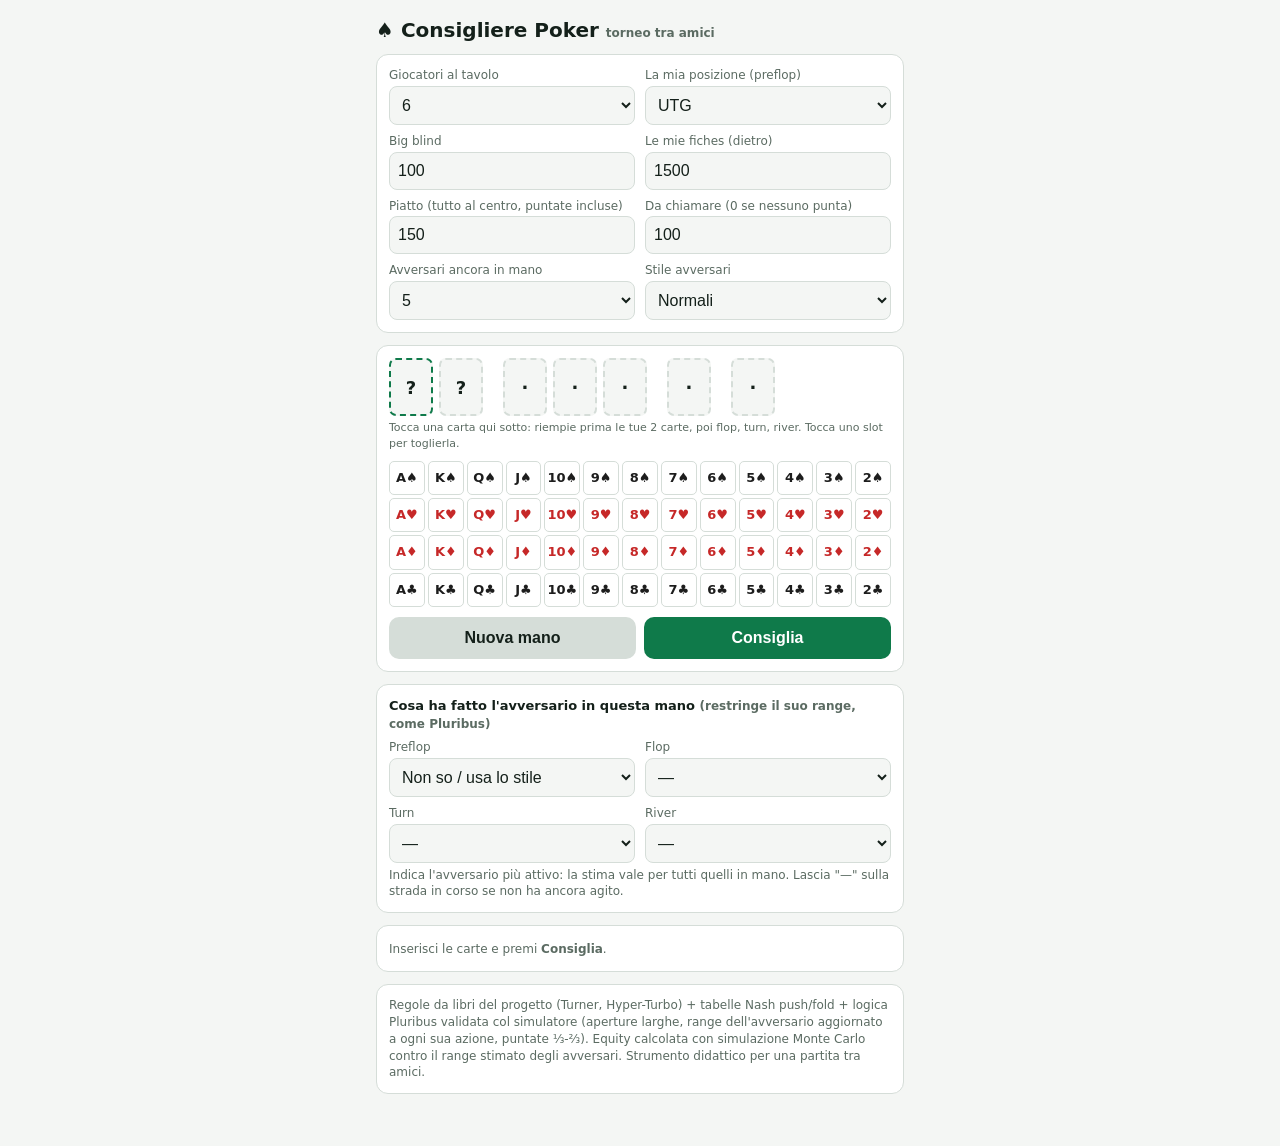
<file: consigliere/index.html>
<!doctype html>
<html lang="it">
<head>
<meta charset="utf-8">
<meta name="viewport" content="width=device-width, initial-scale=1">
<title>Consigliere Poker</title>
<style>
:root{--bg:#f4f6f4;--card:#ffffff;--ink:#14201a;--mute:#5b6b62;--line:#d5ddd8;--acc:#0f7a4a;--accInk:#fff;--fold:#b3261e;--call:#1f5fbf;--raise:#0f7a4a;--allin:#8a3ffc;--red:#c62828;--blk:#1d1d1d;--sel:#ffe9a8}
@media (prefers-color-scheme: dark){:root:not([data-theme="light"]){--bg:#0e1512;--card:#17211c;--ink:#e8efe9;--mute:#9db0a5;--line:#2a3a31;--acc:#2fbf7a;--accInk:#06140d;--fold:#ff6b60;--call:#6aa5ff;--raise:#2fbf7a;--allin:#b892ff;--red:#ff6b6b;--blk:#e8efe9;--sel:#5a4a12}}
:root[data-theme="dark"]{--bg:#0e1512;--card:#17211c;--ink:#e8efe9;--mute:#9db0a5;--line:#2a3a31;--acc:#2fbf7a;--accInk:#06140d;--fold:#ff6b60;--call:#6aa5ff;--raise:#2fbf7a;--allin:#b892ff;--red:#ff6b6b;--blk:#e8efe9;--sel:#5a4a12}
*{box-sizing:border-box}
body{margin:0;background:var(--bg);color:var(--ink);font:15px/1.4 system-ui,-apple-system,Segoe UI,Roboto,sans-serif}
main{max-width:560px;margin:0 auto;padding:12px 16px 40px}
h1{font-size:20px;margin:4px 0 10px}
.card{background:var(--card);border:1px solid var(--line);border-radius:12px;padding:12px;margin-bottom:12px}
.grid{display:grid;grid-template-columns:1fr 1fr;gap:8px 10px}
label{font-size:12px;color:var(--mute);display:block;margin-bottom:2px}
input,select{width:100%;padding:9px 8px;font-size:16px;border:1px solid var(--line);border-radius:8px;background:var(--bg);color:var(--ink)}
.slots{display:flex;gap:6px;flex-wrap:wrap;align-items:center}
.slot{width:44px;height:58px;border:2px dashed var(--line);border-radius:7px;display:flex;align-items:center;justify-content:center;font-weight:700;font-size:18px;cursor:pointer;background:var(--bg)}
.slot.f{border-style:solid;background:var(--card)}
.slot.next{border-color:var(--acc)}
.sep{width:8px}
.sl{font-size:11px;color:var(--mute);width:100%;margin-top:4px}
.picker{display:grid;grid-template-columns:repeat(13,1fr);gap:3px;margin-top:10px}
.pc{padding:7px 0;text-align:center;border:1px solid var(--line);border-radius:5px;font-weight:700;font-size:13px;cursor:pointer;background:var(--card);user-select:none}
.pc.used{opacity:.2;pointer-events:none}
.r{color:var(--red)}.b{color:var(--blk)}
.row{display:flex;gap:8px;margin-top:10px}
button{flex:1;padding:12px;font-size:16px;font-weight:700;border:0;border-radius:10px;cursor:pointer}
.go{background:var(--acc);color:var(--accInk)}
.sec{background:var(--line);color:var(--ink)}
#out .act{font-size:30px;font-weight:800;letter-spacing:.5px}
.FOLD{color:var(--fold)}.CHECK{color:var(--mute)}.CALL{color:var(--call)}.RAISE,.BET{color:var(--raise)}.ALLIN{color:var(--allin)}
.stats{display:grid;grid-template-columns:repeat(3,1fr);gap:6px;margin:8px 0}
.st{background:var(--bg);border-radius:8px;padding:6px;text-align:center}
.st b{display:block;font-size:17px}.st span{font-size:11px;color:var(--mute)}
ul{margin:6px 0 0;padding-left:18px}
.hint{font-size:12px;color:var(--mute)}
</style>
</head>
<body>
<main>
<h1>♠ Consigliere Poker <span class="hint">torneo tra amici</span></h1>

<div class="card">
  <div class="grid">
    <div><label>Giocatori al tavolo</label><select id="n"></select></div>
    <div><label>La mia posizione (preflop)</label><select id="pos"></select></div>
    <div><label>Big blind</label><input id="bb" type="number" inputmode="decimal" value="100"></div>
    <div><label>Le mie fiches (dietro)</label><input id="stack" type="number" inputmode="decimal" value="1500"></div>
    <div><label>Piatto (tutto al centro, puntate incluse)</label><input id="pot" type="number" inputmode="decimal" value="150"></div>
    <div><label>Da chiamare (0 se nessuno punta)</label><input id="call" type="number" inputmode="decimal" value="100"></div>
    <div><label>Avversari ancora in mano</label><select id="opp"></select></div>
    <div><label>Stile avversari</label><select id="style"><option value="tight">Stretti (giocano poco)</option><option value="normal" selected>Normali</option><option value="loose">Larghi / pazzi</option></select></div>
  </div>
</div>

<div class="card">
  <div class="slots" id="slots"></div>
  <div class="sl">Tocca una carta qui sotto: riempie prima le tue 2 carte, poi flop, turn, river. Tocca uno slot per toglierla.</div>
  <div class="picker" id="picker"></div>
  <div class="row"><button class="sec" id="newhand">Nuova mano</button><button class="go" id="go">Consiglia</button></div>
</div>

<div class="card">
  <label style="font-size:13px;color:var(--ink);font-weight:600">Cosa ha fatto l'avversario in questa mano <span class="hint">(restringe il suo range, come Pluribus)</span></label>
  <div class="grid" style="margin-top:6px">
    <div><label>Preflop</label><select id="aPre"><option value="auto">Non so / usa lo stile</option><option value="call">Ha chiamato il mio rilancio</option><option value="open">Ha rilanciato lui</option><option value="3bet">Ha ri-rilanciato (3-bet)</option><option value="limp">Limp / check dalla BB</option></select></div>
    <div><label>Flop</label><select id="aF" class="aS"></select></div>
    <div><label>Turn</label><select id="aT" class="aS"></select></div>
    <div><label>River</label><select id="aR" class="aS"></select></div>
  </div>
  <div class="hint" style="margin-top:4px">Indica l'avversario più attivo: la stima vale per tutti quelli in mano. Lascia "—" sulla strada in corso se non ha ancora agito.</div>
</div>

<div class="card" id="out"><span class="hint">Inserisci le carte e premi <b>Consiglia</b>.</span></div>

<div class="card hint">
Regole da libri del progetto (Turner, Hyper-Turbo) + tabelle Nash push/fold + logica Pluribus validata col simulatore (aperture larghe, range dell'avversario aggiornato a ogni sua azione, puntate ⅓-⅔). Equity calcolata con simulazione Monte Carlo contro il range stimato degli avversari. Strumento didattico per una partita tra amici.
</div>
</main>
<script>
const RANKS="23456789TJQKA", SUITS="shdc", SYM={s:"♠",h:"♥",d:"♦",c:"♣"};
// 169 classi ordinate per equity vs mano casuale (eq169.json del progetto)
const ORDER=["AA","KK","QQ","JJ","TT","99","88","AKs","77","AQs","AKo","AJs","AQo","ATs","66","KQs","AJo","KJs","ATo","A9s","KTs","A8s","KQo","55","KJo","A7s","A9o","QJs","K9s","KTo","A8o","A5s","A6s","QTs","A4s","A7o","QJo","K8s","A3s","44","K9o","Q9s","JTs","QTo","K7s","A6o","A5o","A2s","K6s","A4o","Q8s","K8o","J9s","A3o","K5s","Q9o","JTo","K7o","A2o","33","K4s","Q7s","T9s","J8s","K6o","K3s","Q8o","Q6s","J9o","K2s","K5o","Q5s","T8s","J7s","K4o","Q4s","Q7o","T9o","J8o","22","K3o","Q3s","Q6o","98s","T7s","J6s","K2o","Q2s","Q5o","J5s","T8o","J7o","97s","J4s","Q4o","T6s","J3s","98o","Q3o","87s","T7o","J6o","96s","J2s","Q2o","T5s","J5o","T4s","97o","86s","J4o","T6o","T3s","95s","76s","J3o","87o","T2s","85s","96o","J2o","T5o","94s","75s","T4o","93s","86o","65s","84s","95o","T3o","92s","76o","74s","T2o","85o","54s","64s","83s","94o","75o","82s","93o","73s","65o","53s","63s","84o","92o","43s","74o","72s","54o","64o","52s","62s","83o","82o","42s","73o","53o","63o","32s","43o","72o","52o","62o","42o","32o"];
// Nash push% per profondità 1..25bb (pushfold_tables.json): 1 giocatore dietro (SB HU) e 2 dietro (BTN 3-max)
const PUSH1=[100,90.3,78.6,74.1,71,68.9,67.1,61.7,60.5,57.8,55.4,52.6,49.9,48.7,46.9,43,43,42.7,40.3,40.3,39.4,38.2,39.1,38.2,35.1];
const PUSH2=[98.2,82.2,54.4,43.3,40.3,37.6,35.7,34.5,33,33,31.2,30,29.1,28.2,26.4,24,23.4,22.5,21,20.1,18.9,18.9,18.6,17,15.8];
const combos=c=>c.length==2?6:(c[2]=="s"?4:12);
const PCT={};{let acc=0;for(const c of ORDER){acc+=combos(c);PCT[c]=acc/1326*100;}} // percentile cumulativo (top x%)
const $=id=>document.getElementById(id);
let cards=[null,null,null,null,null,null,null];

function posList(n){ if(n==2) return ["SB/BTN","BB"];
  const tail=["BTN","SB","BB"], k=n-3; if(k==0) return tail; const pre=["CO","HJ","MP2","MP","UTG+2","UTG+1"].slice(0,k-1).concat(["UTG"]); return pre.reverse().concat(tail);}
function fillSelects(){const n=+$("n").value;const pl=posList(n);const old=$("pos").value;$("pos").innerHTML=pl.map(p=>`<option>${p}</option>`).join("");if(pl.includes(old))$("pos").value=old;else $("pos").value=pl[0];
  const oo=$("opp").value;$("opp").innerHTML=Array.from({length:n-1},(_,i)=>`<option value="${i+1}">${i+1}</option>`).join("");$("opp").value=(oo&&+oo<=n-1)?oo:String(n-1);}
$("n").innerHTML=Array.from({length:9},(_,i)=>`<option value="${i+2}">${i+2}</option>`).join("");$("n").value="6";
function load(){try{const s=JSON.parse(localStorage.getItem("pkadv")||"{}");for(const k of ["n","bb","stack","style"]) if(s[k]!=null)$(k).value=s[k];}catch(e){}}
function save(){try{localStorage.setItem("pkadv",JSON.stringify({n:$("n").value,bb:$("bb").value,stack:$("stack").value,style:$("style").value}));}catch(e){}}
load();fillSelects();$("n").onchange=()=>{fillSelects();save();};

function cardHTML(c){return `<span class="${"hd".includes(c[1])?"r":"b"}">${c[0]=="T"?"10":c[0]}${SYM[c[1]]}</span>`}
function render(){const lab=["Mano","","Flop","","","Turn","River"];let h="";const next=cards.indexOf(null);
  cards.forEach((c,i)=>{if(i==2||i==5||i==6)h+='<div class="sep"></div>';h+=`<div class="slot ${c?"f":""} ${i==next?"next":""}" data-i="${i}">${c?cardHTML(c):(i<2?"?":"·")}</div>`;});
  $("slots").innerHTML=h;
  $("slots").querySelectorAll(".slot").forEach(e=>e.onclick=()=>{cards[+e.dataset.i]=null;render();});
  let p="";for(const s of SUITS)for(const r of [...RANKS].reverse()){const c=r+s;p+=`<div class="pc ${cards.includes(c)?"used":""}" data-c="${c}">${cardHTML(c)}</div>`;}
  $("picker").innerHTML=p;$("picker").querySelectorAll(".pc").forEach(e=>e.onclick=()=>{const i=cards.indexOf(null);if(i<0)return;cards[i]=e.dataset.c;render();});}
render();
document.querySelectorAll(".aS").forEach(e=>e.innerHTML='<option value="">—</option><option value="check">Check</option><option value="call">Ha chiamato</option><option value="agg">Ha puntato / rilanciato</option>');
$("newhand").onclick=()=>{$("aPre").value="auto";document.querySelectorAll(".aS").forEach(e=>e.value="");cards=[null,null,null,null,null,null,null];$("pot").value=(+$("bb").value*1.5)||0;$("call").value=$("bb").value;fillSelects();render();$("out").innerHTML='<span class="hint">Nuova mano: inserisci le carte.</span>';};

// ---------- valutatore 7 carte ----------
const rv=c=>RANKS.indexOf(c[0])+2, sv=c=>SUITS.indexOf(c[1]);
function straightHigh(mask){for(let h=14;h>=5;h--){let ok=true;for(let k=0;k<5;k++){let r=h-k;if(r==1)r=14;if(!(mask>>r&1)){ok=false;break;}}if(ok)return h;}return 0;}
function evalHand(cs){ // cs: array di [rank,suit]
  const cnt=new Array(15).fill(0),sc=[0,0,0,0],sm=[0,0,0,0];let mask=0;
  for(const [r,s] of cs){cnt[r]++;sc[s]++;sm[s]|=1<<r;mask|=1<<r;}
  for(let s=0;s<4;s++)if(sc[s]>=5){const sh=straightHigh(sm[s]);if(sh)return 8e6+sh;
    let v=0,k=0;for(let r=14;r>=2&&k<5;r--)if(sm[s]>>r&1){v=v*15+r;k++;}return 5e6+v;}
  let q=0,t=[],p=[],sg=[];for(let r=14;r>=2;r--){if(cnt[r]==4)q=r;else if(cnt[r]==3)t.push(r);else if(cnt[r]==2)p.push(r);else if(cnt[r]==1)sg.push(r);}
  if(q){const k=Math.max(...t,...p,...sg,0);return 7e6+q*15+k;}
  if(t.length&&(t.length>1||p.length)){const pr=t.length>1?Math.max(t[1],p[0]||0):p[0];return 6e6+t[0]*15+pr;}
  const sh=straightHigh(mask);if(sh)return 4e6+sh;
  if(t.length){const k=[...p,...sg].sort((a,b)=>b-a);return 3e6+t[0]*225+k[0]*15+k[1];}
  if(p.length>=2){const k=Math.max(p[2]||0,sg[0]||0);return 2e6+p[0]*225+p[1]*15+k;}
  if(p.length){return 1e6+p[0]*3375+sg[0]*225+sg[1]*15+sg[2];}
  return sg[0]*50625+sg[1]*3375+sg[2]*225+sg[3]*15+sg[4];}
const CAT=["Carta alta","Coppia","Doppia coppia","Tris","Scala","Colore","Full","Poker","Scala colore"];

// range: tutte le combo della top x%
const ALL=[];for(const a of RANKS)for(const s of SUITS)ALL.push(a+s);
function classOf(c1,c2){let r1=c1[0],r2=c2[0];if(RANKS.indexOf(r1)<RANKS.indexOf(r2))[r1,r2]=[r2,r1];if(r1==r2)return r1+r2;return r1+r2+(c1[1]==c2[1]?"s":"o");}
const COMBO_LIST=[];for(let i=0;i<52;i++)for(let j=i+1;j<52;j++){const c=classOf(ALL[i],ALL[j]);COMBO_LIST.push([ALL[i],ALL[j],PCT[c]]);}
function rangeCombos(top){return COMBO_LIST.filter(x=>x[2]<=top+0.01);}

function equity(hole,board,nOpp,top,iters=3000){
  const dead=new Set([...hole,...board]);const rng=rangeCombos(top).filter(x=>!dead.has(x[0])&&!dead.has(x[1]));
  const H=hole.map(c=>[rv(c),sv(c)]),B=board.map(c=>[rv(c),sv(c)]);let win=0;
  const deck0=ALL.filter(c=>!dead.has(c));
  for(let it=0;it<iters;it++){const used=new Set();const opps=[];let ok=true;
    for(let o=0;o<nOpp;o++){let tries=0,pick;do{pick=rng[(Math.random()*rng.length)|0];tries++;}while(tries<50&&(used.has(pick[0])||used.has(pick[1])));
      if(tries>=50){ok=false;break;}used.add(pick[0]);used.add(pick[1]);opps.push(pick);}
    if(!ok){it--;continue;}
    const bd=B.slice();while(bd.length<5){const c=deck0[(Math.random()*deck0.length)|0];if(used.has(c))continue;used.add(c);bd.push([rv(c),sv(c)]);}
    const me=evalHand(H.concat(bd));let best=0,ties=0;
    for(const o of opps){const v=evalHand([[rv(o[0]),sv(o[0])],[rv(o[1]),sv(o[1])]].concat(bd));if(v>best){best=v;ties=0;}if(v==best)ties++;}
    if(me>best)win+=1;else if(me==best)win+=1/(ties+1);}
  return win/iters;}

function draws(hole,board){if(board.length<3||board.length>4)return [];const all=hole.concat(board);const out=[];
  const sc={};all.forEach(c=>sc[c[1]]=(sc[c[1]]||0)+1);if(Object.values(sc).some(v=>v==4))out.push("progetto colore (9 out)");
  let mask=0;all.forEach(c=>{const r=rv(c);mask|=1<<r;if(r==14)mask|=2;});
  let oesd=false,gut=false;for(let lo=1;lo<=10;lo++){let k=0;for(let r=lo;r<lo+5;r++)if(mask>>r&1)k++;if(k==4){const ends=!(mask>>lo&1)||!(mask>>(lo+4)&1);if(!(mask>>lo&1)&&lo+4<=14&&(mask>>(lo+1)&1)&&(mask>>(lo+4)&1))oesd=true;else gut=true;}}
  if(straightHigh(mask&~2|((mask&2)?(1<<14):0)))return out;
  if(oesd)out.push("progetto scala bilaterale (8 out)");else if(gut)out.push("scala a incastro (4 out)");return out;}

// ---------- logica decisionale ----------
function pushPct(bbs,behind){const i=Math.min(25,Math.max(1,Math.round(bbs)))-1;
  if(behind<=1)return PUSH1[i];if(behind==2)return PUSH2[i];return PUSH2[i]*Math.pow(0.72,behind-2);}
// Aperture: 50% dall'HJ scalato per giocatori dietro (test di robustezza Pluribus: miglior caso peggiore, +7 punti vs campo duro)
const POSF={1:1.30,2:1.70,3:1.30,4:1.00,5:0.85,6:0.72,7:0.62,8:0.55,9:0.50}, OPEN_BASE=50;
function openPct(behind){return Math.min(95,OPEN_BASE*(POSF[behind]||0.5));}
// ---------- range bayesiano dell'avversario (Pluribus: credenze sulle 1326 mani) ----------
function drawLevel(h,board){if(board.length>=5)return 0;const cs=h.concat(board);let fd=false;
  for(const s of SUITS){const n=cs.filter(c=>c[1]==s).length;if(n==4&&h.some(c=>c[1]==s))fd=true;}
  const rk=new Set(cs.map(rv));if(rk.has(14))rk.add(1);const hr=new Set(h.map(rv));if(h.some(c=>c[0]=="A"))hr.add(1);
  let outs=0;for(let x=1;x<=14;x++){if(rk.has(x))continue;for(let lo=1;lo<=10;lo++){let ok=true,mine=false;for(let r=lo;r<lo+5;r++){if(!(rk.has(r)||r==x)){ok=false;break;}if(hr.has(r))mine=true;}if(ok&&mine){outs++;break;}}}
  const sd=outs>=2?2:outs==1?1:0;return fd&&sd==2?3:fd?2:sd;}
function strengthMap(board){const B=board.map(c=>[rv(c),sv(c)]),bs=new Set(board),vals=new Map();
  for(const x of COMBO_LIST){if(bs.has(x[0])||bs.has(x[1]))continue;vals.set(x,evalHand([[rv(x[0]),sv(x[0])],[rv(x[1]),sv(x[1])]].concat(B)));}
  const ord=[...vals.values()].sort((a,b)=>a-b),n=ord.length,out=new Map();
  for(const [k,v] of vals){let lo=0,hi=n;while(lo<hi){const m=(lo+hi)>>1;if(ord[m]<=v)lo=m+1;else hi=m;}let q=lo/n;
    if(board.length<5&&q<0.6&&drawLevel([k[0],k[1]],board)>=2)q=0.6;out.set(k,q);}return out;}
const LIK={agg:q=>0.12+0.88*q*q,call:q=>0.10+0.90*Math.min(1,1.5*q),check:q=>1-0.55*q*q};
const PRIOR={auto:null,open:[30,0.03],"3bet":[10,0.02],call:[40,0.05],limp:[100,0]};
function oppRange(hole,board,st){const dead=new Set([...hole,...board]),kind=$("aPre").value;
  const [top,floor]=PRIOR[kind]||[st.post,0.02];const w=new Map();
  for(const x of COMBO_LIST){if(dead.has(x[0])||dead.has(x[1]))continue;const p=x[2];
    let v=p<=top+0.01?1:p<=top+15?0.25:floor;if((kind=="limp"||kind=="call")&&p<=4)v*=0.3;w.set(x,v);}
  const acts=[["aF",3],["aT",4],["aR",5]];
  for(const [id,nb] of acts){const a=$(id).value;if(!a||board.length<nb)continue;const sm=strengthMap(board.slice(0,nb)),f=LIK[a];
    for(const [k,v] of w)w.set(k,v*f(sm.get(k)||0));}
  const ks=[...w.keys()],cum=[];let t=0;for(const k of ks){t+=w.get(k);cum.push(t);}
  return {ks,cum,tot:t,pct:t/ks.length*100};}
function equityW(hole,board,nOpp,R,iters=3000){
  const H=hole.map(c=>[rv(c),sv(c)]),B=board.map(c=>[rv(c),sv(c)]),dead=new Set([...hole,...board]),deck0=ALL.filter(c=>!dead.has(c));let win=0,done=0;
  const pick=()=>{const u=Math.random()*R.tot;let lo=0,hi=R.cum.length-1;while(lo<hi){const m=(lo+hi)>>1;if(R.cum[m]<u)lo=m+1;else hi=m;}return R.ks[lo];};
  for(let it=0;it<iters*2&&done<iters;it++){const used=new Set(),opps=[];let ok=true;
    for(let o=0;o<nOpp;o++){let t=0,h;do{h=pick();t++;}while(t<30&&(used.has(h[0])||used.has(h[1])));if(t>=30){ok=false;break;}used.add(h[0]);used.add(h[1]);opps.push(h);}
    if(!ok)continue;const bd=B.slice();while(bd.length<5){const c=deck0[(Math.random()*deck0.length)|0];if(used.has(c))continue;used.add(c);bd.push([rv(c),sv(c)]);}
    const me=evalHand(H.concat(bd));let best=0,ties=0;
    for(const o of opps){const v=evalHand([[rv(o[0]),sv(o[0])],[rv(o[1]),sv(o[1])]].concat(bd));if(v>best){best=v;ties=0;}if(v==best)ties++;}
    if(me>best)win+=1;else if(me==best)win+=1/(ties+1);done++;}
  return win/Math.max(1,done);}
const STYLE={tight:{raise:8,shove:12,post:25,label:"stretti"},normal:{raise:15,shove:25,post:45,label:"normali"},loose:{raise:30,shove:45,post:70,label:"larghi"}};
const fmt=x=>Math.round(x).toLocaleString("it-IT"), pc=x=>(x*100).toFixed(0)+"%";

function advise(){save();
  const hole=cards.slice(0,2),board=cards.slice(2).filter(Boolean);
  if(!hole[0]||!hole[1])return show({act:"?",why:["Inserisci le tue 2 carte."]});
  if(board.length==1||board.length==2)return show({act:"?",why:["Il flop ha 3 carte: completa il flop."]});
  const n=+$("n").value,BB=+$("bb").value||1,stack=+$("stack").value||0,pot=+$("pot").value||0,toCall=Math.min(+$("call").value||0,stack),nOpp=+$("opp").value,st=STYLE[$("style").value];
  const pl=posList(n),pos=$("pos").value,behind=pl.length-1-pl.indexOf(pos);
  const bbs=stack/BB, cls=classOf(hole[0],hole[1]), top=PCT[cls];
  const need=toCall>0?toCall/(pot+toCall):0; const why=[];let act,amt=null,eq=null;
  const s={bbs,cls,top,need,nOpp};
  if(board.length==0){ // PREFLOP
    const isBB=pos=="BB", unopened=toCall<=BB*1.01&&pot<=BB*(2.6+ (n-2)); // nessun rilancio (al massimo limp)
    if(unopened&&!(isBB&&toCall==0&&pot>BB*2.5)){s.need=0;
      if(bbs<=15){const pp=pushPct(bbs,behind);s.range=pp;
        if(top<=pp){act="ALLIN";why.push(`Hai ${bbs.toFixed(1)} bb: fase push/fold. ${cls} è nel top ${top.toFixed(0)}% delle mani, il range di shove Nash con ${behind} giocator${behind==1?"e":"i"} dietro è ~${pp.toFixed(0)}%.`);}
        else if(isBB&&toCall==0){act="CHECK";why.push(`${cls} è fuori dal range di shove (~${pp.toFixed(0)}%): dalla BB guardi il flop gratis.`);}
        else{act="FOLD";why.push(`${cls} (top ${top.toFixed(0)}%) è fuori dal range di shove (~${pp.toFixed(0)}%) con ${bbs.toFixed(1)} bb e ${behind} dietro.`);}
        if(bbs<=10)why.push("Regola Turner: sotto 10 bb niente limp, solo all-in o fold.");
      }else{const op=openPct(behind);s.range=op;
        const limpers=Math.max(0,Math.round((pot-1.5*BB)/BB));
        if(top<=op){act="RAISE";amt=BB*(bbs>25?2.5:2.2)+limpers*BB;why.push(`${cls} è nel top ${top.toFixed(0)}%: apri. Range di apertura da ${pos} con ${behind} dietro ≈ ${op.toFixed(0)}%.`);if(limpers)why.push(`+1 bb per ciascuno dei ${limpers} limper.`);}
        else if(isBB&&toCall==0){act="CHECK";why.push("Nessun rilancio: check e vedi il flop.");}
        else if(limpers&&(cls.length==2||cls.endsWith("s"))&&toCall<=stack*0.05){act="CALL";why.push("Coppia/suited contro limp: entra a poco per colpire (regola: speculativa se costa <5% dello stack).");}
        else{act="FOLD";why.push(`${cls} (top ${top.toFixed(0)}%) è troppo debole da ${pos} (apri ~${op.toFixed(0)}%).`);}
      }
    }else{ // c'è un rilancio
      const shove=toCall>=stack*0.95||toCall>=BB*8; const rtop=shove?st.shove:st.raise;
      eq=equity(hole,[],nOpp,rtop,2500);s.eq=eq;
      const stackOdds=stack/(pot+stack);
      if(top<=3.2&&toCall<stack*0.95){act=bbs<=30?"ALLIN":"RAISE";if(act=="RAISE")amt=toCall*3+pot;why.push(`${cls} è premium (top 3%): ri-rilancia${act=="ALLIN"?" all-in":""}.`);}
      else if(toCall>=stack*0.4){ if(eq>=need){act=toCall>=stack?"CALL":"ALLIN";why.push(`Chiamare ti impegna. Equity ${pc(eq)} contro un range ${st.label} (top ${rtop}%) ≥ ${pc(need)} richiesta dalle pot odds.`);}else{act="FOLD";why.push(`Equity ${pc(eq)} < ${pc(need)} richiesta dalle pot odds.`);} }
      else if(bbs<=12){ if(eq>=stackOdds){act="ALLIN";why.push(`Con ${bbs.toFixed(1)} bb davanti a un rilancio: shove o fold (Turner). Equity ${pc(eq)} ≥ ${pc(stackOdds)} se ti chiamano.`);}else{act="FOLD";why.push(`Con ${bbs.toFixed(1)} bb: shove o fold. Equity ${pc(eq)} insufficiente (serve ~${pc(stackOdds)}).`);} }
      else if(eq>=need+0.04||(toCall<=stack*0.05&&(cls.length==2||cls.endsWith("s"))&&eq>=need-0.08)){act="CALL";why.push(`Equity ${pc(eq)} vs range ${st.label} (top ${rtop}%), servono ${pc(need)} (pot odds).`);if(eq<need+0.04)why.push("Mano speculativa a basso costo (<5% dello stack): odds implicite.");}
      else{act=(pos=="BB"&&toCall==0)?"CHECK":"FOLD";why.push(`Equity ${pc(eq)} vs range ${st.label} (top ${rtop}%) < ${pc(need)} richiesta.`);}
    }
  }else{ // POSTFLOP (logica "Pluribus-lite" validata: range bayesiano + puntate ⅓-⅔, senza strategie miste)
    const R=oppRange(hole,board,st);eq=equityW(hole,board,nOpp,R,3000);s.eq=eq;
    const me=evalHand(hole.concat(board).map(c=>[rv(c),sv(c)])),cat=CAT[Math.floor(me/1e6)];s.cat=cat;
    const dr=draws(hole,board),dl=drawLevel(hole,board);s.dr=dr;const spr=stack/Math.max(pot,1);s.spr=spr;
    const aggr=$("aPre").value=="call", fair=1/(nOpp+1);
    why.push(`Hai: ${cat}${dr.length?" + "+dr.join(", "):""}. Equity ${pc(eq)} contro ${nOpp} avversari.`);
    why.push(`Range stimato dell'avversario: ~${R.pct.toFixed(0)}% delle mani${$("aPre").value=="auto"&&!["aF","aT","aR"].some(i=>$(i).value)?` (stile ${st.label}: indica le sue azioni per stringerlo)`:", aggiornato con le sue azioni"}.`);
    if(toCall==0){
      if(eq>=0.75){if(spr<=1.5){act="ALLIN";why.push(`Mano molto forte e SPR ${spr.toFixed(1)}: metti tutto.`);}else{act="BET";amt=pot*0.66;why.push("Mano molto forte: punta 2/3 del piatto per valore.");}}
      else if(eq>=Math.max(0.55,fair+0.2)&&nOpp<=2&&(aggr||eq>=0.65)){act="BET";amt=pot*0.33;why.push("Sei avanti: puntata piccola (1/3) per valore, ti pagano anche mani peggiori.");}
      else if(dl>=2&&nOpp==1&&board.length<5&&aggr){act="BET";amt=pot*0.5;why.push("Semi-bluff 1/2 piatto con progetto forte contro un solo avversario.");}
      else if(aggr&&board.length==3&&nOpp==1){act="BET";amt=pot*0.33;why.push("Continuation bet piccola (1/3): hai rilanciato tu preflop.");}
      else{act="CHECK";why.push(nOpp>2?"Contro molti avversari non bluffare: check.":"Mano marginale: check, controlla il piatto.");}
    }else{
      if(eq>=0.82||(eq>=0.7&&spr<=3)){if(spr<=3||toCall>=stack*0.4){act="ALLIN";why.push("Mano molto forte e stack ormai impegnato: all-in.");}else{act="RAISE";amt=toCall*3;why.push("Mano molto forte: rilancia a ~3 volte la puntata.");}}
      else{const imp=(dl>=1&&toCall<stack&&board.length<5)?0.05:0;
        if(eq+imp>=need+0.02){act="CALL";why.push(`Equity ${pc(eq)}${imp?" (+5% odds implicite del progetto)":""} ≥ ${pc(need)} richiesta dalle pot odds: chiama.`);}
        else{act="FOLD";why.push(`Equity ${pc(eq)} < ${pc(need)} richiesta: lascia.`);}}
      if(toCall>=stack)why.push("Chiamare significa andare all-in.");
    }
  }
  if(amt){amt=Math.min(amt,stack);if(amt>=stack*0.6){act="ALLIN";amt=stack;why.push("La puntata supera il 60% dello stack: tanto vale all-in.");}}
  show({act,amt,why,...s});
}
function show(r){const L={FOLD:"FOLD",CHECK:"CHECK",CALL:"CALL",RAISE:"RAISE",BET:"PUNTA",ALLIN:"ALL-IN","?":"—"};
  let h=`<div class="act ${r.act}">${L[r.act]}${r.amt&&r.act!="ALLIN"?` <span style="font-size:20px">${fmt(r.amt)}</span>`:""}</div>`;
  if(r.cls){h+=`<div class="stats"><div class="st"><b>${r.bbs.toFixed(1)}</b><span>big blind</span></div><div class="st"><b>${r.eq!=null?pc(r.eq):"top "+r.top.toFixed(0)+"%"}</b><span>${r.eq!=null?"equity":"forza mano "+r.cls}</span></div><div class="st"><b>${r.need?pc(r.need):"—"}</b><span>equity richiesta</span></div></div>`;}
  h+=`<ul>${r.why.map(w=>`<li>${w}</li>`).join("")}</ul>`;$("out").innerHTML=h;$("out").scrollIntoView({behavior:"smooth",block:"nearest"});}
$("go").onclick=()=>{$("out").innerHTML='<span class="hint">Calcolo…</span>';setTimeout(advise,10);};
</script>
</body>
</html>
</file>
